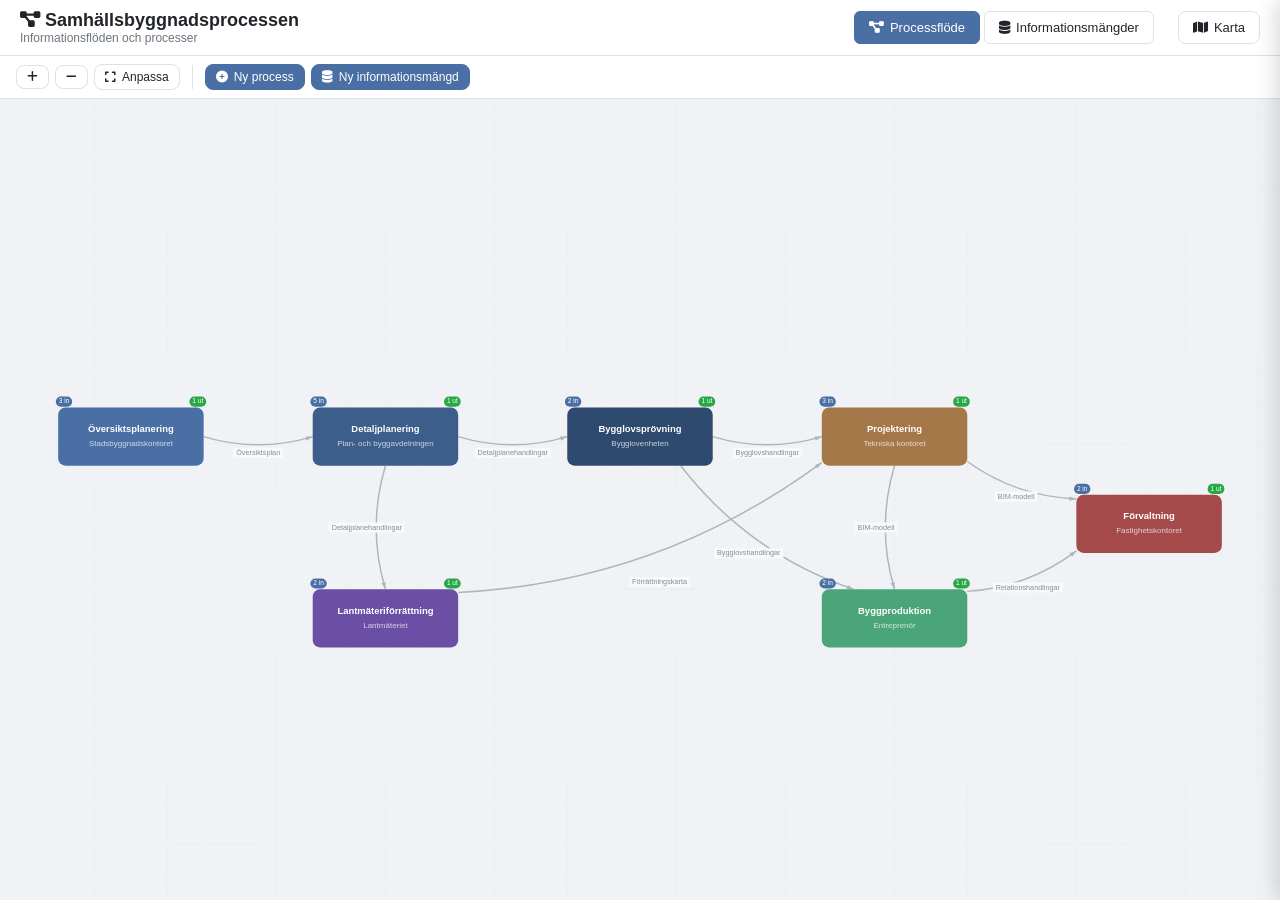
<file: process.html>
<!DOCTYPE html>
<html lang="sv">
<head>
    <meta charset="UTF-8">
    <meta name="viewport" content="width=device-width, initial-scale=1.0">
    <title>Samhällsbyggnadsprocessen - Informationsflöden</title>
    <link rel="stylesheet" href="https://cdnjs.cloudflare.com/ajax/libs/font-awesome/6.5.1/css/all.min.css" />
    <link rel="stylesheet" href="css/process.css" />
</head>
<body>
    <div class="app-container">
        <header class="header">
            <div class="header-left">
                <h1><i class="fas fa-project-diagram"></i> Samhällsbyggnadsprocessen</h1>
                <span class="subtitle">Informationsflöden och processer</span>
            </div>
            <nav class="header-nav">
                <button id="btn-view-flow" class="btn btn-nav active" data-view="flow">
                    <i class="fas fa-project-diagram"></i> Processflöde
                </button>
                <button id="btn-view-data" class="btn btn-nav" data-view="data">
                    <i class="fas fa-database"></i> Informationsmängder
                </button>
            </nav>
            <div class="header-right">
                <a href="index.html" class="btn btn-secondary" style="text-decoration:none">
                    <i class="fas fa-map"></i> Karta
                </a>
            </div>
        </header>

        <!-- Flow View -->
        <div id="view-flow" class="view active">
            <div class="flow-toolbar">
                <button id="btn-zoom-in" class="btn btn-sm"><i class="fas fa-plus"></i></button>
                <button id="btn-zoom-out" class="btn btn-sm"><i class="fas fa-minus"></i></button>
                <button id="btn-zoom-fit" class="btn btn-sm"><i class="fas fa-expand"></i> Anpassa</button>
                <span class="toolbar-sep"></span>
                <button id="btn-add-process" class="btn btn-sm btn-primary"><i class="fas fa-plus-circle"></i> Ny process</button>
                <button id="btn-add-dataset" class="btn btn-sm btn-primary"><i class="fas fa-database"></i> Ny informationsmängd</button>
            </div>
            <canvas id="flow-canvas"></canvas>
        </div>

        <!-- Data List View -->
        <div id="view-data" class="view">
            <div class="data-toolbar">
                <input type="text" id="data-search" placeholder="Sök informationsmängder..." class="input-search" />
                <select id="data-sort" class="input-select">
                    <option value="name">Namn</option>
                    <option value="type">Typ</option>
                    <option value="source">Källa</option>
                </select>
                <select id="data-filter-type" class="input-select">
                    <option value="">Alla typer</option>
                    <option value="input">Indata</option>
                    <option value="output">Utdata</option>
                    <option value="both">Både in och ut</option>
                </select>
            </div>
            <div id="data-list" class="data-list"></div>
        </div>

        <!-- Detail Panel (slides in from right) -->
        <div id="detail-panel" class="detail-panel">
            <div class="detail-header">
                <h2 id="detail-title">Detaljer</h2>
                <button id="btn-close-detail" class="btn btn-icon"><i class="fas fa-times"></i></button>
            </div>
            <div id="detail-content" class="detail-content"></div>
        </div>

        <!-- Modal for adding/editing -->
        <div id="modal-overlay" class="modal-overlay">
            <div id="modal" class="modal">
                <div class="modal-header">
                    <h3 id="modal-title"></h3>
                    <button id="btn-close-modal" class="btn btn-icon"><i class="fas fa-times"></i></button>
                </div>
                <div id="modal-body" class="modal-body"></div>
                <div class="modal-footer">
                    <button id="btn-modal-cancel" class="btn btn-secondary">Avbryt</button>
                    <button id="btn-modal-save" class="btn btn-primary">Spara</button>
                </div>
            </div>
        </div>
    </div>

    <script src="js/process-data.js"></script>
    <script src="js/process-renderer.js"></script>
    <script src="js/process-app.js"></script>
</body>
</html>
</file>
<file: css/process.css>
:root {
    --bg: #f0f2f5;
    --surface: #ffffff;
    --surface-hover: #f8f9fa;
    --border: #dee2e6;
    --text: #212529;
    --text-muted: #6c757d;
    --primary: #4a6fa5;
    --primary-light: #e8eef6;
    --accent: #28a745;
    --accent-light: #e6f4ea;
    --warning: #fd7e14;
    --warning-light: #fff3e0;
    --danger: #dc3545;
    --process-color: #4a6fa5;
    --dataset-color: #28a745;
    --shadow: 0 2px 8px rgba(0,0,0,0.1);
    --radius: 8px;
}

* { margin: 0; padding: 0; box-sizing: border-box; }

body {
    font-family: -apple-system, BlinkMacSystemFont, 'Segoe UI', Roboto, sans-serif;
    background: var(--bg);
    color: var(--text);
    overflow: hidden;
    height: 100vh;
}

.app-container {
    display: flex;
    flex-direction: column;
    height: 100vh;
}

/* Header */
.header {
    display: flex;
    align-items: center;
    padding: 0 20px;
    height: 56px;
    background: var(--surface);
    border-bottom: 1px solid var(--border);
    gap: 24px;
    flex-shrink: 0;
}

.header h1 {
    font-size: 18px;
    font-weight: 600;
    white-space: nowrap;
}

.header .subtitle {
    font-size: 12px;
    color: var(--text-muted);
}

.header-left { display: flex; flex-direction: column; gap: 0; }
.header-nav { display: flex; gap: 4px; margin-left: auto; }
.header-right { flex-shrink: 0; }

/* Buttons */
.btn {
    display: inline-flex;
    align-items: center;
    gap: 6px;
    padding: 8px 14px;
    border: 1px solid var(--border);
    border-radius: var(--radius);
    background: var(--surface);
    color: var(--text);
    font-size: 13px;
    cursor: pointer;
    transition: all 0.15s;
    white-space: nowrap;
}

.btn:hover { background: var(--surface-hover); }
.btn-primary { background: var(--primary); color: #fff; border-color: var(--primary); }
.btn-primary:hover { background: #3d5d8a; }
.btn-secondary { background: var(--surface); }
.btn-sm { padding: 5px 10px; font-size: 12px; }
.btn-icon { border: none; background: none; font-size: 16px; padding: 4px 8px; color: var(--text-muted); }
.btn-icon:hover { color: var(--text); background: none; }
.btn-nav { border-radius: 6px; }
.btn-nav.active { background: var(--primary); color: #fff; border-color: var(--primary); }
.btn-danger { background: var(--danger); color: #fff; border-color: var(--danger); }
.btn-danger:hover { background: #c82333; }

/* Views */
.view { display: none; flex: 1; position: relative; overflow: hidden; }
.view.active { display: flex; flex-direction: column; }

/* Flow View */
.flow-toolbar {
    display: flex;
    align-items: center;
    gap: 6px;
    padding: 8px 16px;
    background: var(--surface);
    border-bottom: 1px solid var(--border);
    flex-shrink: 0;
}

.toolbar-sep {
    width: 1px;
    height: 24px;
    background: var(--border);
    margin: 0 6px;
}

#flow-canvas {
    flex: 1;
    cursor: grab;
    display: block;
}

#flow-canvas:active { cursor: grabbing; }

/* Data List View */
.data-toolbar {
    display: flex;
    align-items: center;
    gap: 10px;
    padding: 12px 20px;
    background: var(--surface);
    border-bottom: 1px solid var(--border);
    flex-shrink: 0;
}

.input-search {
    flex: 1;
    padding: 8px 12px;
    border: 1px solid var(--border);
    border-radius: var(--radius);
    font-size: 13px;
    outline: none;
}

.input-search:focus { border-color: var(--primary); }

.input-select {
    padding: 8px 12px;
    border: 1px solid var(--border);
    border-radius: var(--radius);
    font-size: 13px;
    background: var(--surface);
    outline: none;
}

.data-list {
    flex: 1;
    overflow-y: auto;
    padding: 16px 20px;
}

.data-card {
    display: flex;
    align-items: flex-start;
    gap: 14px;
    padding: 14px 16px;
    background: var(--surface);
    border: 1px solid var(--border);
    border-radius: var(--radius);
    margin-bottom: 8px;
    cursor: pointer;
    transition: all 0.15s;
}

.data-card:hover {
    border-color: var(--primary);
    box-shadow: var(--shadow);
}

.data-card-icon {
    width: 36px;
    height: 36px;
    border-radius: 8px;
    display: flex;
    align-items: center;
    justify-content: center;
    font-size: 16px;
    flex-shrink: 0;
}

.data-card-icon.input { background: var(--primary-light); color: var(--primary); }
.data-card-icon.output { background: var(--accent-light); color: var(--accent); }
.data-card-icon.both { background: var(--warning-light); color: var(--warning); }

.data-card-body { flex: 1; min-width: 0; }
.data-card-body h4 { font-size: 14px; margin-bottom: 2px; }
.data-card-body p { font-size: 12px; color: var(--text-muted); }

.data-card-tags { display: flex; gap: 4px; margin-top: 6px; flex-wrap: wrap; }

.tag {
    display: inline-block;
    padding: 2px 8px;
    border-radius: 10px;
    font-size: 11px;
    background: var(--bg);
    color: var(--text-muted);
}

.tag.process { background: var(--primary-light); color: var(--primary); }
.tag.source { background: var(--accent-light); color: var(--accent); }

/* Detail Panel */
.detail-panel {
    position: fixed;
    top: 0;
    right: -480px;
    width: 480px;
    height: 100vh;
    background: var(--surface);
    box-shadow: -4px 0 20px rgba(0,0,0,0.15);
    z-index: 100;
    display: flex;
    flex-direction: column;
    transition: right 0.25s ease;
}

.detail-panel.open { right: 0; }

.detail-header {
    display: flex;
    align-items: center;
    justify-content: space-between;
    padding: 16px 20px;
    border-bottom: 1px solid var(--border);
    flex-shrink: 0;
}

.detail-header h2 { font-size: 16px; }

.detail-content {
    flex: 1;
    overflow-y: auto;
    padding: 20px;
}

.detail-section {
    margin-bottom: 20px;
}

.detail-section h3 {
    font-size: 12px;
    text-transform: uppercase;
    letter-spacing: 0.5px;
    color: var(--text-muted);
    margin-bottom: 8px;
}

.detail-field {
    margin-bottom: 12px;
}

.detail-field label {
    display: block;
    font-size: 12px;
    color: var(--text-muted);
    margin-bottom: 4px;
}

.detail-field input,
.detail-field textarea,
.detail-field select {
    width: 100%;
    padding: 8px 10px;
    border: 1px solid var(--border);
    border-radius: 6px;
    font-size: 13px;
    font-family: inherit;
    outline: none;
}

.detail-field input:focus,
.detail-field textarea:focus,
.detail-field select:focus {
    border-color: var(--primary);
}

.detail-field textarea { resize: vertical; min-height: 60px; }

.detail-list-item {
    display: flex;
    align-items: center;
    gap: 8px;
    padding: 8px 10px;
    background: var(--bg);
    border-radius: 6px;
    margin-bottom: 4px;
    font-size: 13px;
    cursor: pointer;
}

.detail-list-item:hover { background: var(--primary-light); }

.detail-list-item i { color: var(--text-muted); font-size: 12px; }

.detail-actions {
    display: flex;
    gap: 8px;
    padding: 16px 20px;
    border-top: 1px solid var(--border);
    flex-shrink: 0;
}

.detail-actions .btn { flex: 1; justify-content: center; }

/* Modal */
.modal-overlay {
    position: fixed;
    inset: 0;
    background: rgba(0,0,0,0.4);
    z-index: 200;
    display: none;
    align-items: center;
    justify-content: center;
}

.modal-overlay.open { display: flex; }

.modal {
    background: var(--surface);
    border-radius: 12px;
    width: 440px;
    max-height: 80vh;
    display: flex;
    flex-direction: column;
    box-shadow: 0 8px 30px rgba(0,0,0,0.2);
}

.modal-header {
    display: flex;
    align-items: center;
    justify-content: space-between;
    padding: 16px 20px;
    border-bottom: 1px solid var(--border);
}

.modal-header h3 { font-size: 16px; }
.modal-body { padding: 20px; overflow-y: auto; flex: 1; }
.modal-footer {
    display: flex;
    justify-content: flex-end;
    gap: 8px;
    padding: 12px 20px;
    border-top: 1px solid var(--border);
}

/* Connection colors in legend */
.legend-item { display: flex; align-items: center; gap: 8px; font-size: 12px; }
.legend-dot {
    width: 12px;
    height: 12px;
    border-radius: 3px;
}
</file>
